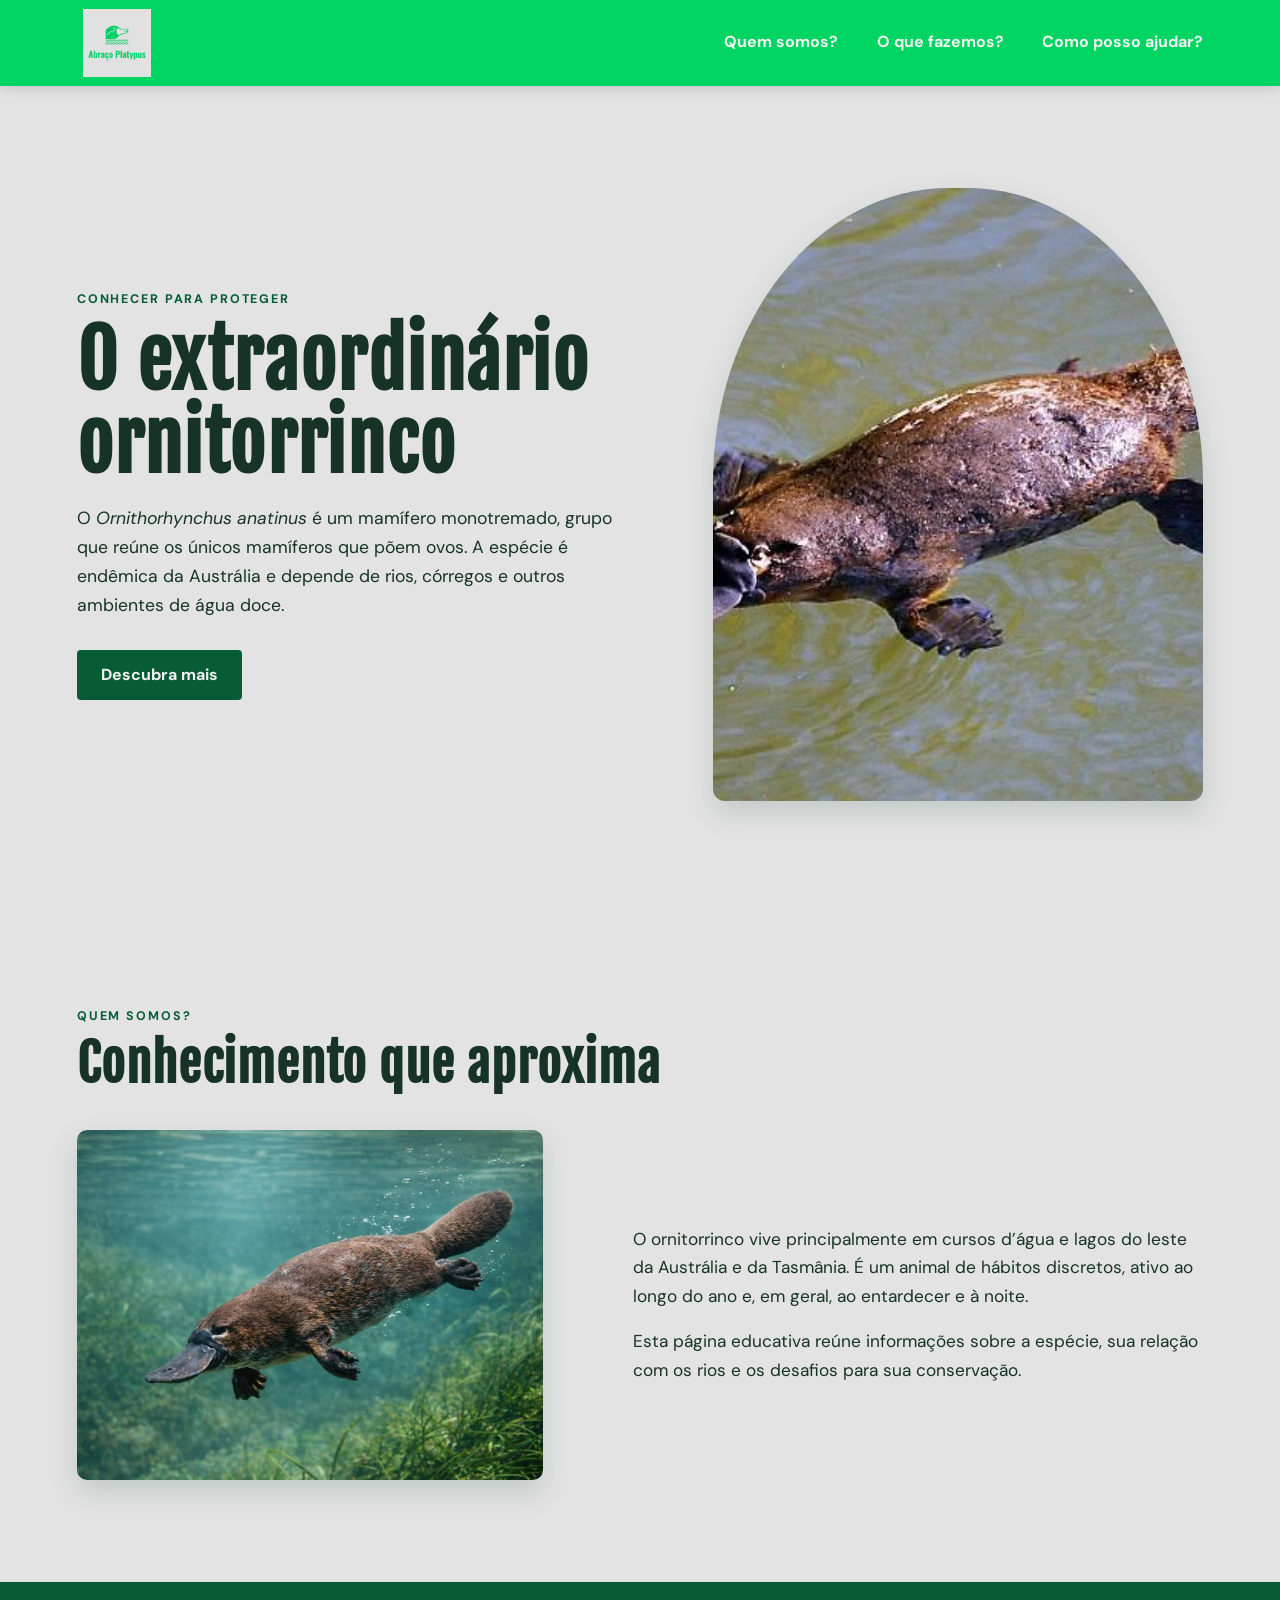
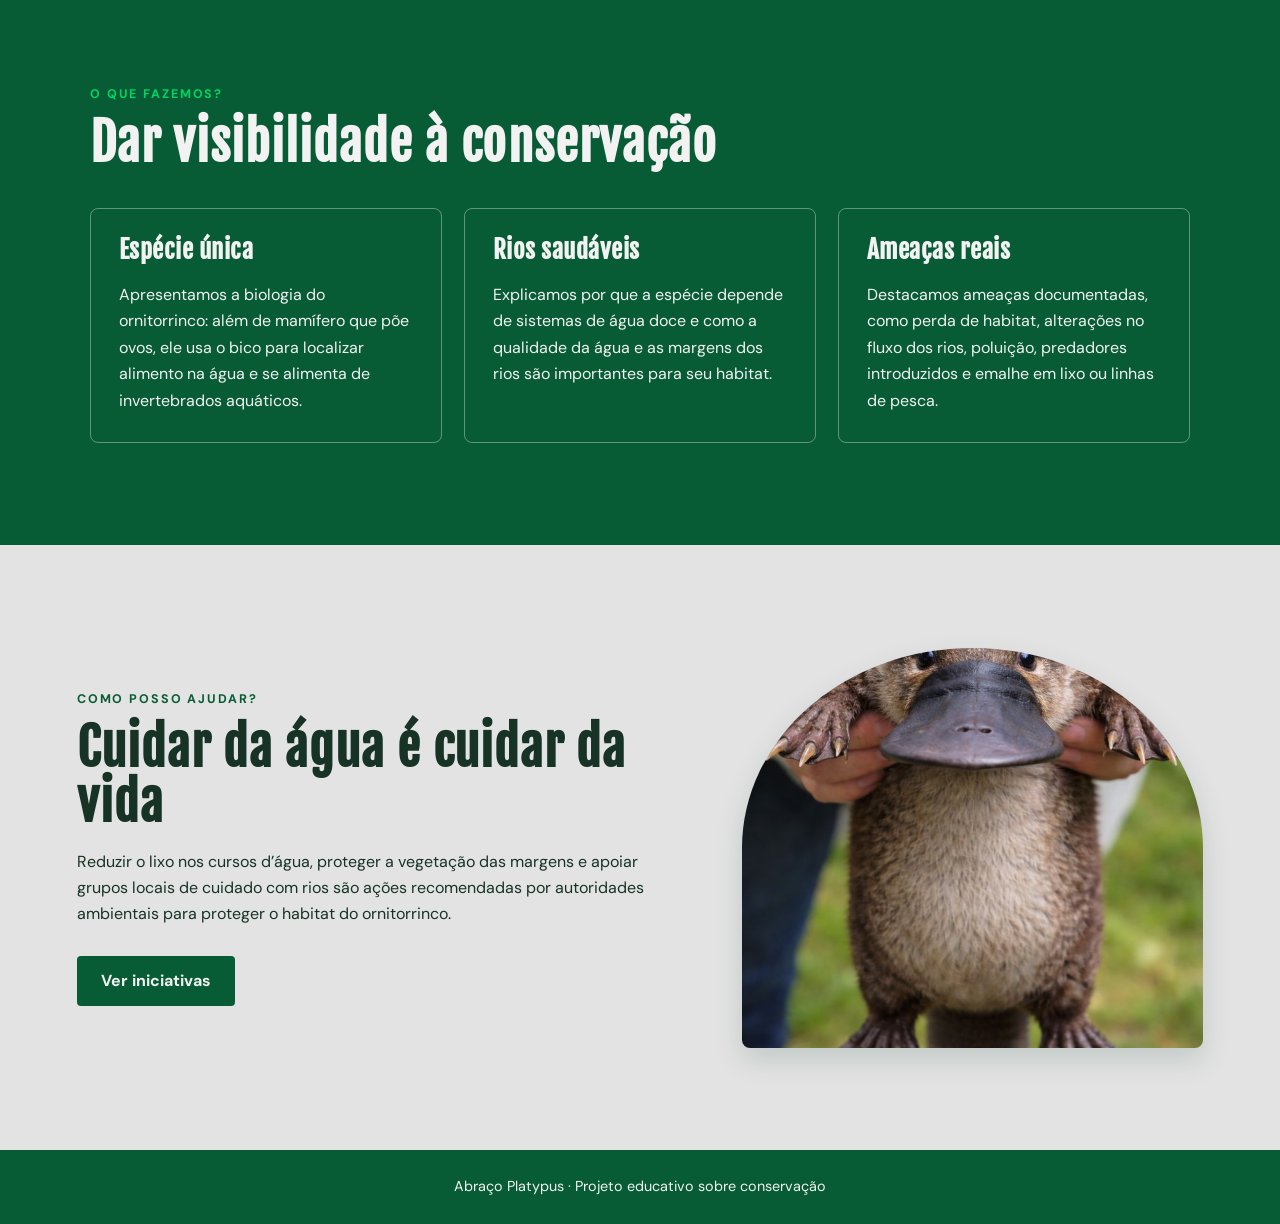
<file: docs/index.html>
<!DOCTYPE html>
<html lang="pt-BR">
  <head>
    <meta charset="UTF-8" />
    <meta name="viewport" content="width=device-width, initial-scale=1.0" />
    <meta name="description" content="Abraço Platypus: informação e conscientização sobre o ornitorrinco." />
    <title>Abraço Platypus | Conservação e conhecimento</title>
    <link rel="stylesheet" href="css/style.css" />
  </head>
  <body>
    <header class="topo">
      <a class="marca" href="#inicio" aria-label="Abraço Platypus — início">
        <img src="imagens/logo.png" alt="Logo Abraço Platypus com desenho de ornitorrinco" />
      </a>
      <nav aria-label="Menu principal">
        <a href="#quem-somos">Quem somos?</a>
        <a href="#o-que-fazemos">O que fazemos?</a>
        <a href="#como-ajudar">Como posso ajudar?</a>
      </nav>
    </header>

    <main id="inicio">
      <section class="hero" aria-labelledby="titulo-principal">
        <div class="hero__texto">
          <p class="sobretitulo">CONHECER PARA PROTEGER</p>
          <h1 id="titulo-principal">O extraordinário ornitorrinco</h1>
          <p>O <em>Ornithorhynchus anatinus</em> é um mamífero monotremado, grupo que reúne os únicos mamíferos que põem ovos. A espécie é endêmica da Austrália e depende de rios, córregos e outros ambientes de água doce.</p>
          <a class="botao" href="#quem-somos">Descubra mais</a>
        </div>
        <img class="hero__imagem" src="imagens/imagem1.jpeg" alt="Ornitorrinco nadando na superfície da água" />
      </section>

      <section class="secao" id="quem-somos" aria-labelledby="titulo-quem-somos">
        <div class="secao__cabecalho">
          <p class="sobretitulo">QUEM SOMOS?</p>
          <h2 id="titulo-quem-somos">Conhecimento que aproxima</h2>
        </div>
        <div class="duas-colunas">
          <img src="imagens/imagem2.jpeg" alt="Ornitorrinco nadando em ambiente de água doce" />
          <div>
            <p>O ornitorrinco vive principalmente em cursos d’água e lagos do leste da Austrália e da Tasmânia. É um animal de hábitos discretos, ativo ao longo do ano e, em geral, ao entardecer e à noite.</p>
            <p>Esta página educativa reúne informações sobre a espécie, sua relação com os rios e os desafios para sua conservação.</p>
          </div>
        </div>
      </section>

      <section class="secao secao--escura" id="o-que-fazemos" aria-labelledby="titulo-o-que-fazemos">
        <div class="secao__cabecalho">
          <p class="sobretitulo">O QUE FAZEMOS?</p>
          <h2 id="titulo-o-que-fazemos">Dar visibilidade à conservação</h2>
        </div>
        <div class="cartoes-info">
          <article>
            <h3>Espécie única</h3>
            <p>Apresentamos a biologia do ornitorrinco: além de mamífero que põe ovos, ele usa o bico para localizar alimento na água e se alimenta de invertebrados aquáticos.</p>
          </article>
          <article>
            <h3>Rios saudáveis</h3>
            <p>Explicamos por que a espécie depende de sistemas de água doce e como a qualidade da água e as margens dos rios são importantes para seu habitat.</p>
          </article>
          <article>
            <h3>Ameaças reais</h3>
            <p>Destacamos ameaças documentadas, como perda de habitat, alterações no fluxo dos rios, poluição, predadores introduzidos e emalhe em lixo ou linhas de pesca.</p>
          </article>
        </div>
      </section>

      <section class="secao ajuda" id="como-ajudar" aria-labelledby="titulo-ajudar">
        <div>
          <p class="sobretitulo">COMO POSSO AJUDAR?</p>
          <h2 id="titulo-ajudar">Cuidar da água é cuidar da vida</h2>
          <p>Reduzir o lixo nos cursos d’água, proteger a vegetação das margens e apoiar grupos locais de cuidado com rios são ações recomendadas por autoridades ambientais para proteger o habitat do ornitorrinco.</p>
          <a class="botao" href="portfolio.html">Ver iniciativas</a>
        </div>
        <img src="imagens/imagem3.jpeg" alt="Ornitorrinco sendo cuidadosamente segurado por pesquisador" />
      </section>

    </main>

    <footer>Abraço Platypus · Projeto educativo sobre conservação</footer>
  </body>
</html>
</file>
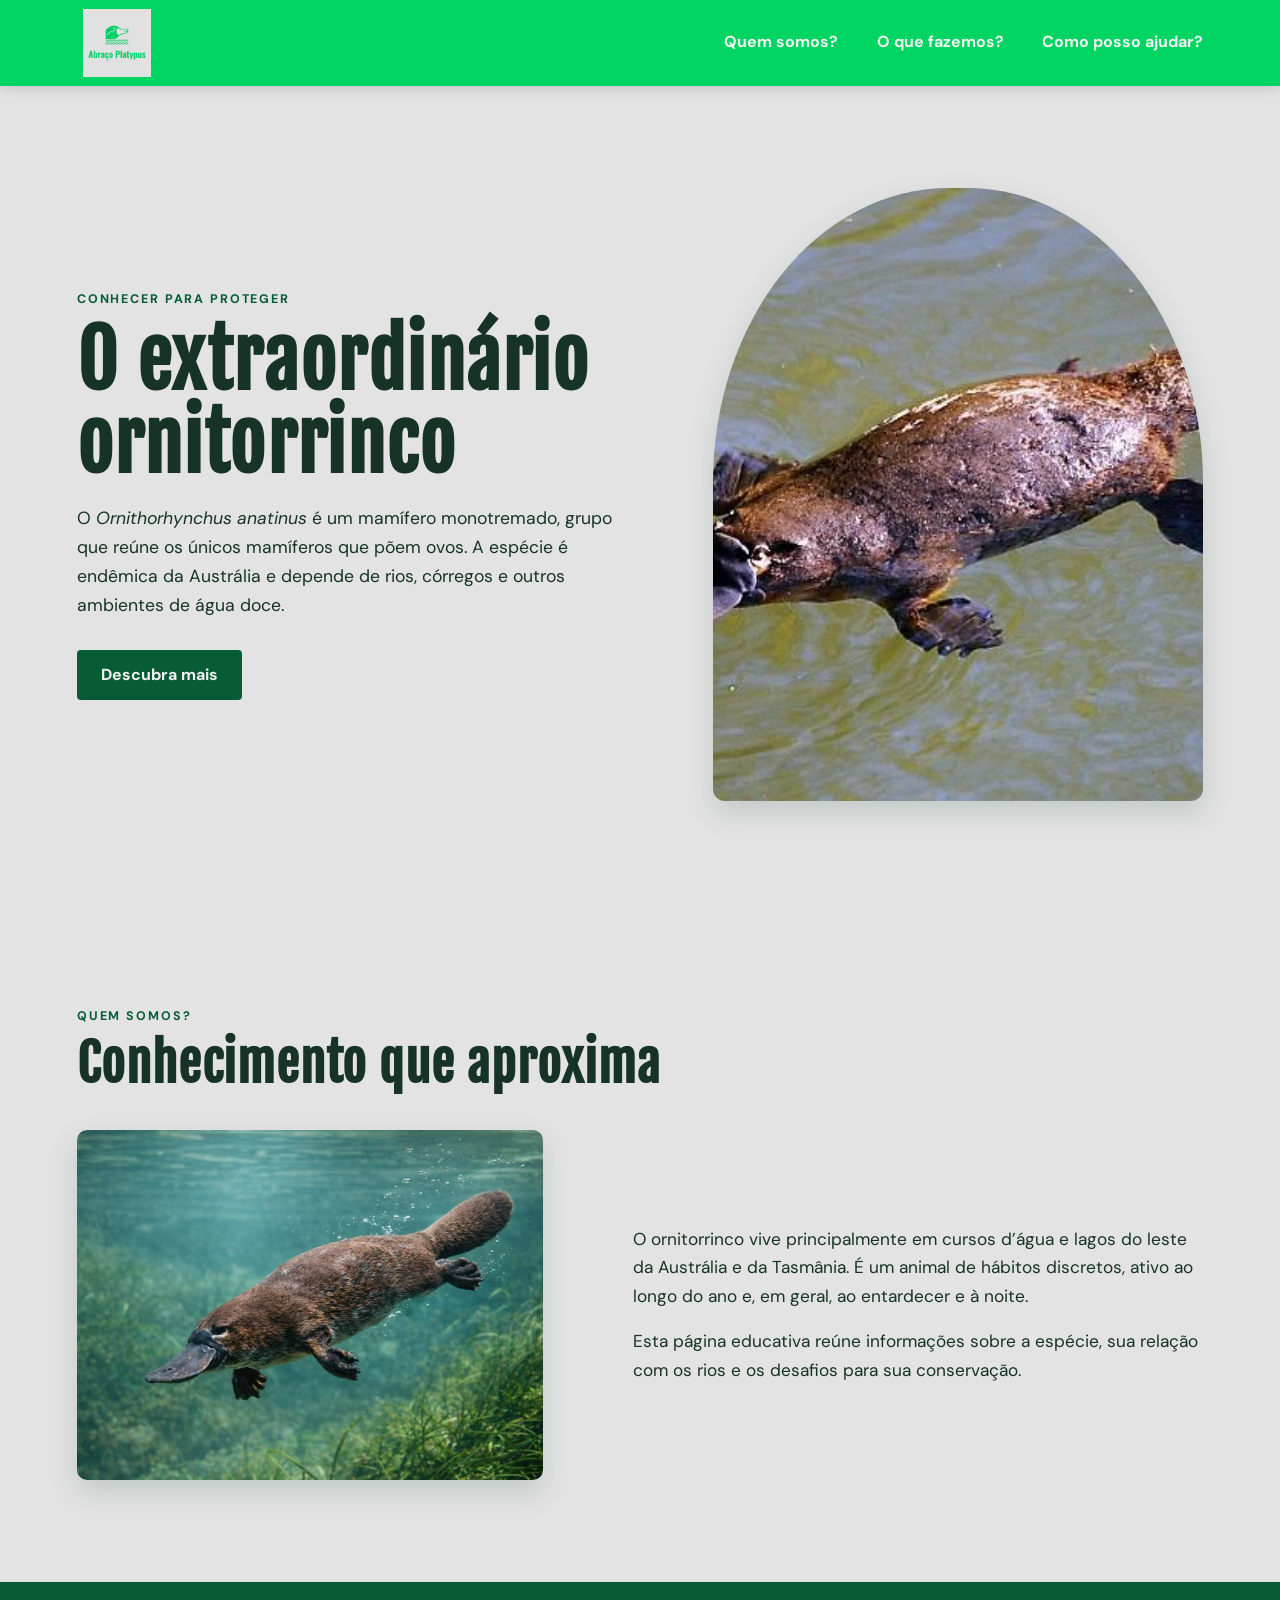
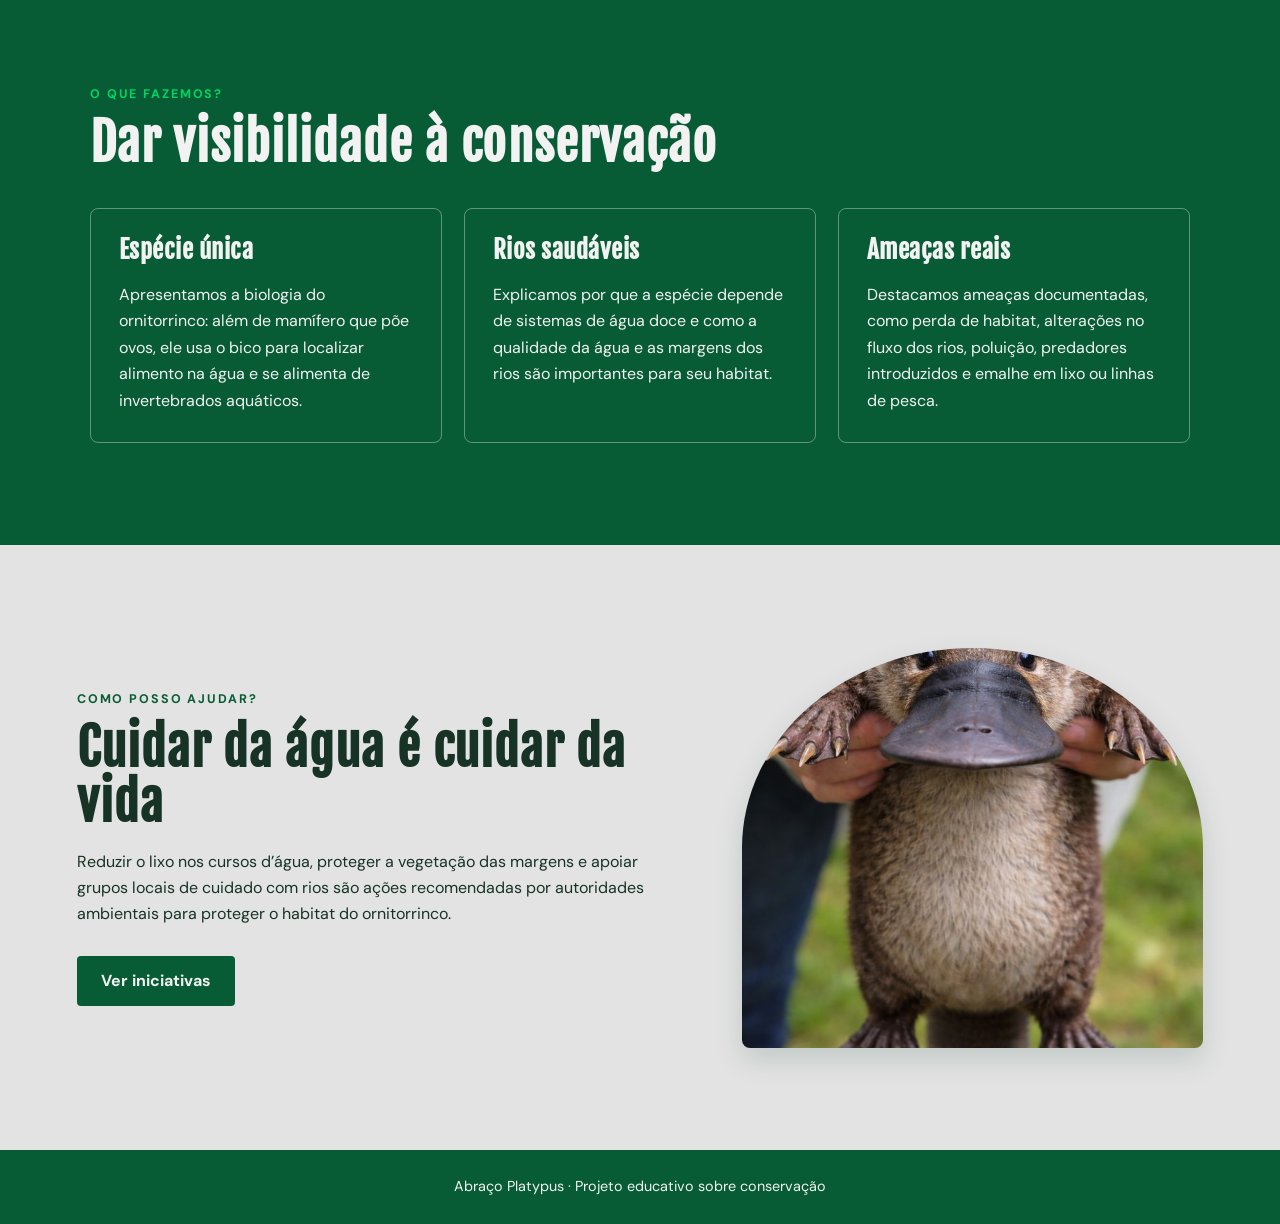
<file: html/index.html>
<!DOCTYPE html>
<html lang="pt-BR">
  <head>
    <meta charset="UTF-8" />
    <meta name="viewport" content="width=device-width, initial-scale=1.0" />
    <meta name="description" content="Abraço Platypus: informação e conscientização sobre o ornitorrinco." />
    <title>Abraço Platypus | Conservação e conhecimento</title>
    <link rel="stylesheet" href="../css/style.css" />
  </head>
  <body>
    <header class="topo">
      <a class="marca" href="#inicio" aria-label="Abraço Platypus — início">
        <img src="../imagens/logo.png" alt="Logo Abraço Platypus com desenho de ornitorrinco" />
      </a>
      <nav aria-label="Menu principal">
        <a href="#quem-somos">Quem somos?</a>
        <a href="#o-que-fazemos">O que fazemos?</a>
        <a href="#como-ajudar">Como posso ajudar?</a>
      </nav>
    </header>

    <main id="inicio">
      <section class="hero" aria-labelledby="titulo-principal">
        <div class="hero__texto">
          <p class="sobretitulo">CONHECER PARA PROTEGER</p>
          <h1 id="titulo-principal">O extraordinário ornitorrinco</h1>
          <p>O <em>Ornithorhynchus anatinus</em> é um mamífero monotremado, grupo que reúne os únicos mamíferos que põem ovos. A espécie é endêmica da Austrália e depende de rios, córregos e outros ambientes de água doce.</p>
          <a class="botao" href="#quem-somos">Descubra mais</a>
        </div>
        <img class="hero__imagem" src="../imagens/imagem1.jpeg" alt="Ornitorrinco nadando na superfície da água" />
      </section>

      <section class="secao" id="quem-somos" aria-labelledby="titulo-quem-somos">
        <div class="secao__cabecalho">
          <p class="sobretitulo">QUEM SOMOS?</p>
          <h2 id="titulo-quem-somos">Conhecimento que aproxima</h2>
        </div>
        <div class="duas-colunas">
          <img src="../imagens/imagem2.jpeg" alt="Ornitorrinco nadando em ambiente de água doce" />
          <div>
            <p>O ornitorrinco vive principalmente em cursos d’água e lagos do leste da Austrália e da Tasmânia. É um animal de hábitos discretos, ativo ao longo do ano e, em geral, ao entardecer e à noite.</p>
            <p>Esta página educativa reúne informações sobre a espécie, sua relação com os rios e os desafios para sua conservação.</p>
          </div>
        </div>
      </section>

      <section class="secao secao--escura" id="o-que-fazemos" aria-labelledby="titulo-o-que-fazemos">
        <div class="secao__cabecalho">
          <p class="sobretitulo">O QUE FAZEMOS?</p>
          <h2 id="titulo-o-que-fazemos">Dar visibilidade à conservação</h2>
        </div>
        <div class="cartoes-info">
          <article>
            <h3>Espécie única</h3>
            <p>Apresentamos a biologia do ornitorrinco: além de mamífero que põe ovos, ele usa o bico para localizar alimento na água e se alimenta de invertebrados aquáticos.</p>
          </article>
          <article>
            <h3>Rios saudáveis</h3>
            <p>Explicamos por que a espécie depende de sistemas de água doce e como a qualidade da água e as margens dos rios são importantes para seu habitat.</p>
          </article>
          <article>
            <h3>Ameaças reais</h3>
            <p>Destacamos ameaças documentadas, como perda de habitat, alterações no fluxo dos rios, poluição, predadores introduzidos e emalhe em lixo ou linhas de pesca.</p>
          </article>
        </div>
      </section>

      <section class="secao ajuda" id="como-ajudar" aria-labelledby="titulo-ajudar">
        <div>
          <p class="sobretitulo">COMO POSSO AJUDAR?</p>
          <h2 id="titulo-ajudar">Cuidar da água é cuidar da vida</h2>
          <p>Reduzir o lixo nos cursos d’água, proteger a vegetação das margens e apoiar grupos locais de cuidado com rios são ações recomendadas por autoridades ambientais para proteger o habitat do ornitorrinco.</p>
          <a class="botao" href="portfolio.html">Ver iniciativas</a>
        </div>
        <img src="../imagens/imagem3.jpeg" alt="Ornitorrinco sendo cuidadosamente segurado por pesquisador" />
      </section>

    </main>

    <footer>Abraço Platypus · Projeto educativo sobre conservação</footer>
  </body>
</html>
</file>
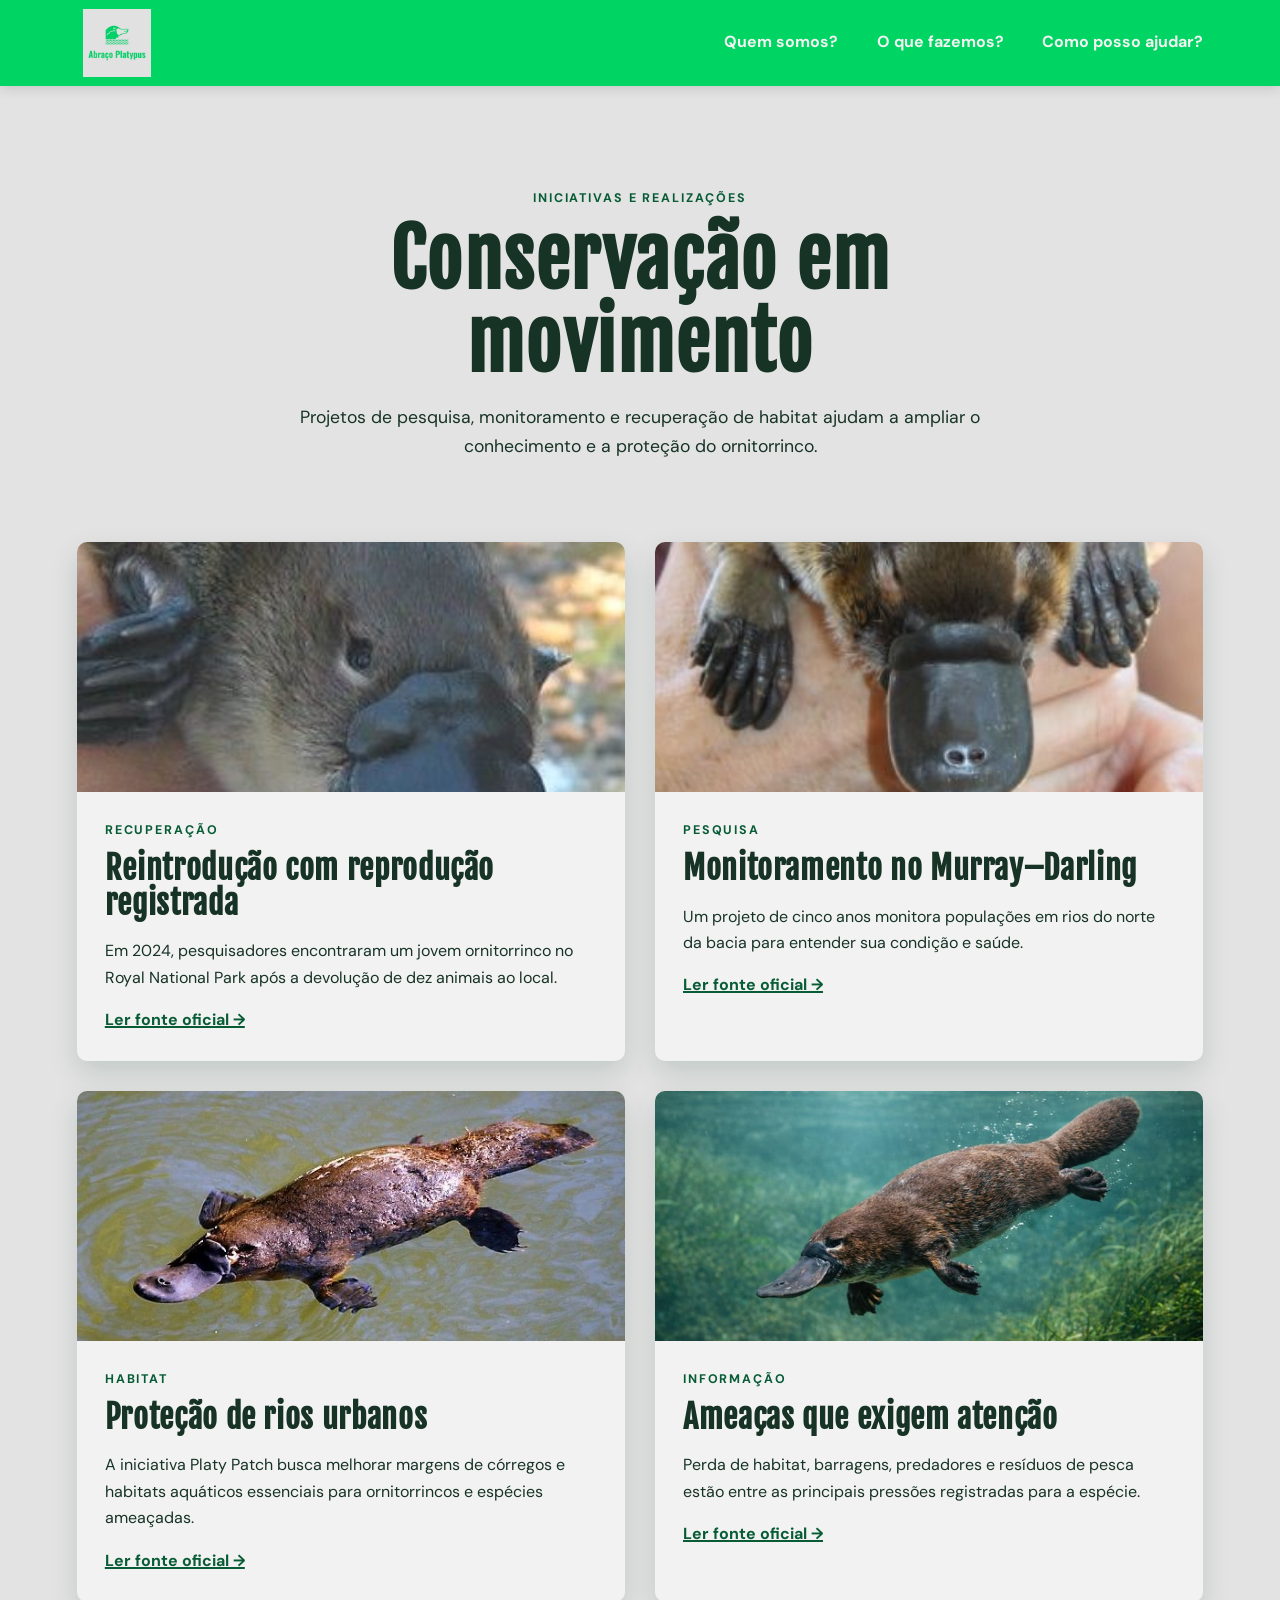
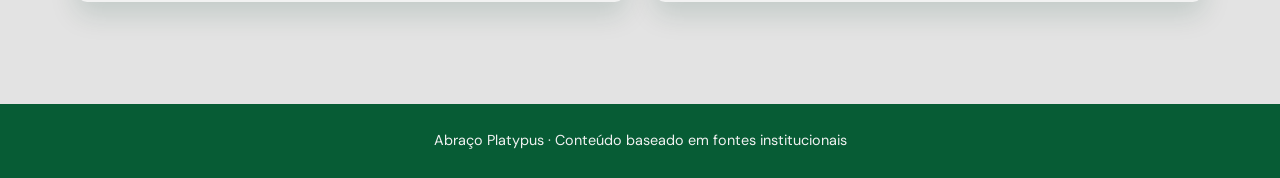
<file: docs/portfolio.html>
<!DOCTYPE html>
<html lang="pt-BR">
  <head>
    <meta charset="UTF-8" />
    <meta name="viewport" content="width=device-width, initial-scale=1.0" />
    <meta name="description" content="Iniciativas e notícias sobre a conservação do ornitorrinco." />
    <title>Iniciativas | Abraço Platypus</title>
    <link rel="stylesheet" href="css/style.css" />
  </head>
  <body>
    <header class="topo">
      <a class="marca" href="index.html" aria-label="Abraço Platypus — início"><img src="imagens/logo.png" alt="Logo Abraço Platypus com desenho de ornitorrinco" /></a>
      <nav aria-label="Menu principal">
        <a href="index.html#quem-somos">Quem somos?</a>
        <a href="index.html#o-que-fazemos">O que fazemos?</a>
        <a href="index.html#como-ajudar">Como posso ajudar?</a>
      </nav>
    </header>

    <main>
      <section class="portfolio-intro" aria-labelledby="titulo-portfolio">
        <p class="sobretitulo">INICIATIVAS E REALIZAÇÕES</p>
        <h1 id="titulo-portfolio">Conservação em movimento</h1>
        <p>Projetos de pesquisa, monitoramento e recuperação de habitat ajudam a ampliar o conhecimento e a proteção do ornitorrinco.</p>
      </section>

      <section class="grade-portfolio" aria-label="Notícias e iniciativas de conservação">
        <article class="card-portfolio">
          <img src="imagens/imagem4.jpeg" alt="Filhote de ornitorrinco em atendimento" />
          <div><p class="tag">RECUPERAÇÃO</p><h2>Reintrodução com reprodução registrada</h2><p>Em 2024, pesquisadores encontraram um jovem ornitorrinco no Royal National Park após a devolução de dez animais ao local.</p><a href="https://www.environment.nsw.gov.au/news/first-platypus-translocation-in-nsw-results-in-breeding-success" target="_blank" rel="noopener noreferrer">Ler fonte oficial →</a></div>
        </article>
        <article class="card-portfolio">
          <img src="imagens/imagem5.jpeg" alt="Filhote de ornitorrinco sendo apoiado por mãos humanas" />
          <div><p class="tag">PESQUISA</p><h2>Monitoramento no Murray–Darling</h2><p>Um projeto de cinco anos monitora populações em rios do norte da bacia para entender sua condição e saúde.</p><a href="https://www.dcceew.gov.au/cewh/resources-media/news/water-environment-key-support-platypus-populations" target="_blank" rel="noopener noreferrer">Ler fonte oficial →</a></div>
        </article>
        <article class="card-portfolio">
          <img src="imagens/imagem1.jpeg" alt="Ornitorrinco nadando em um rio" />
          <div><p class="tag">HABITAT</p><h2>Proteção de rios urbanos</h2><p>A iniciativa Platy Patch busca melhorar margens de córregos e habitats aquáticos essenciais para ornitorrincos e espécies ameaçadas.</p><a href="https://www.dcceew.gov.au/environment/biodiversity/conservation/urban-rivers-catchments-program" target="_blank" rel="noopener noreferrer">Ler fonte oficial →</a></div>
        </article>
        <article class="card-portfolio">
          <img src="imagens/imagem2.jpeg" alt="Ornitorrinco nadando sob a água" />
          <div><p class="tag">INFORMAÇÃO</p><h2>Ameaças que exigem atenção</h2><p>Perda de habitat, barragens, predadores e resíduos de pesca estão entre as principais pressões registradas para a espécie.</p><a href="https://www.environment.nsw.gov.au/topics/animals-and-plants/native-animals/native-animal-facts/land-mammals/platypus" target="_blank" rel="noopener noreferrer">Ler fonte oficial →</a></div>
        </article>
      </section>
    </main>
    <footer>Abraço Platypus · Conteúdo baseado em fontes institucionais</footer>
  </body>
</html>
</file>
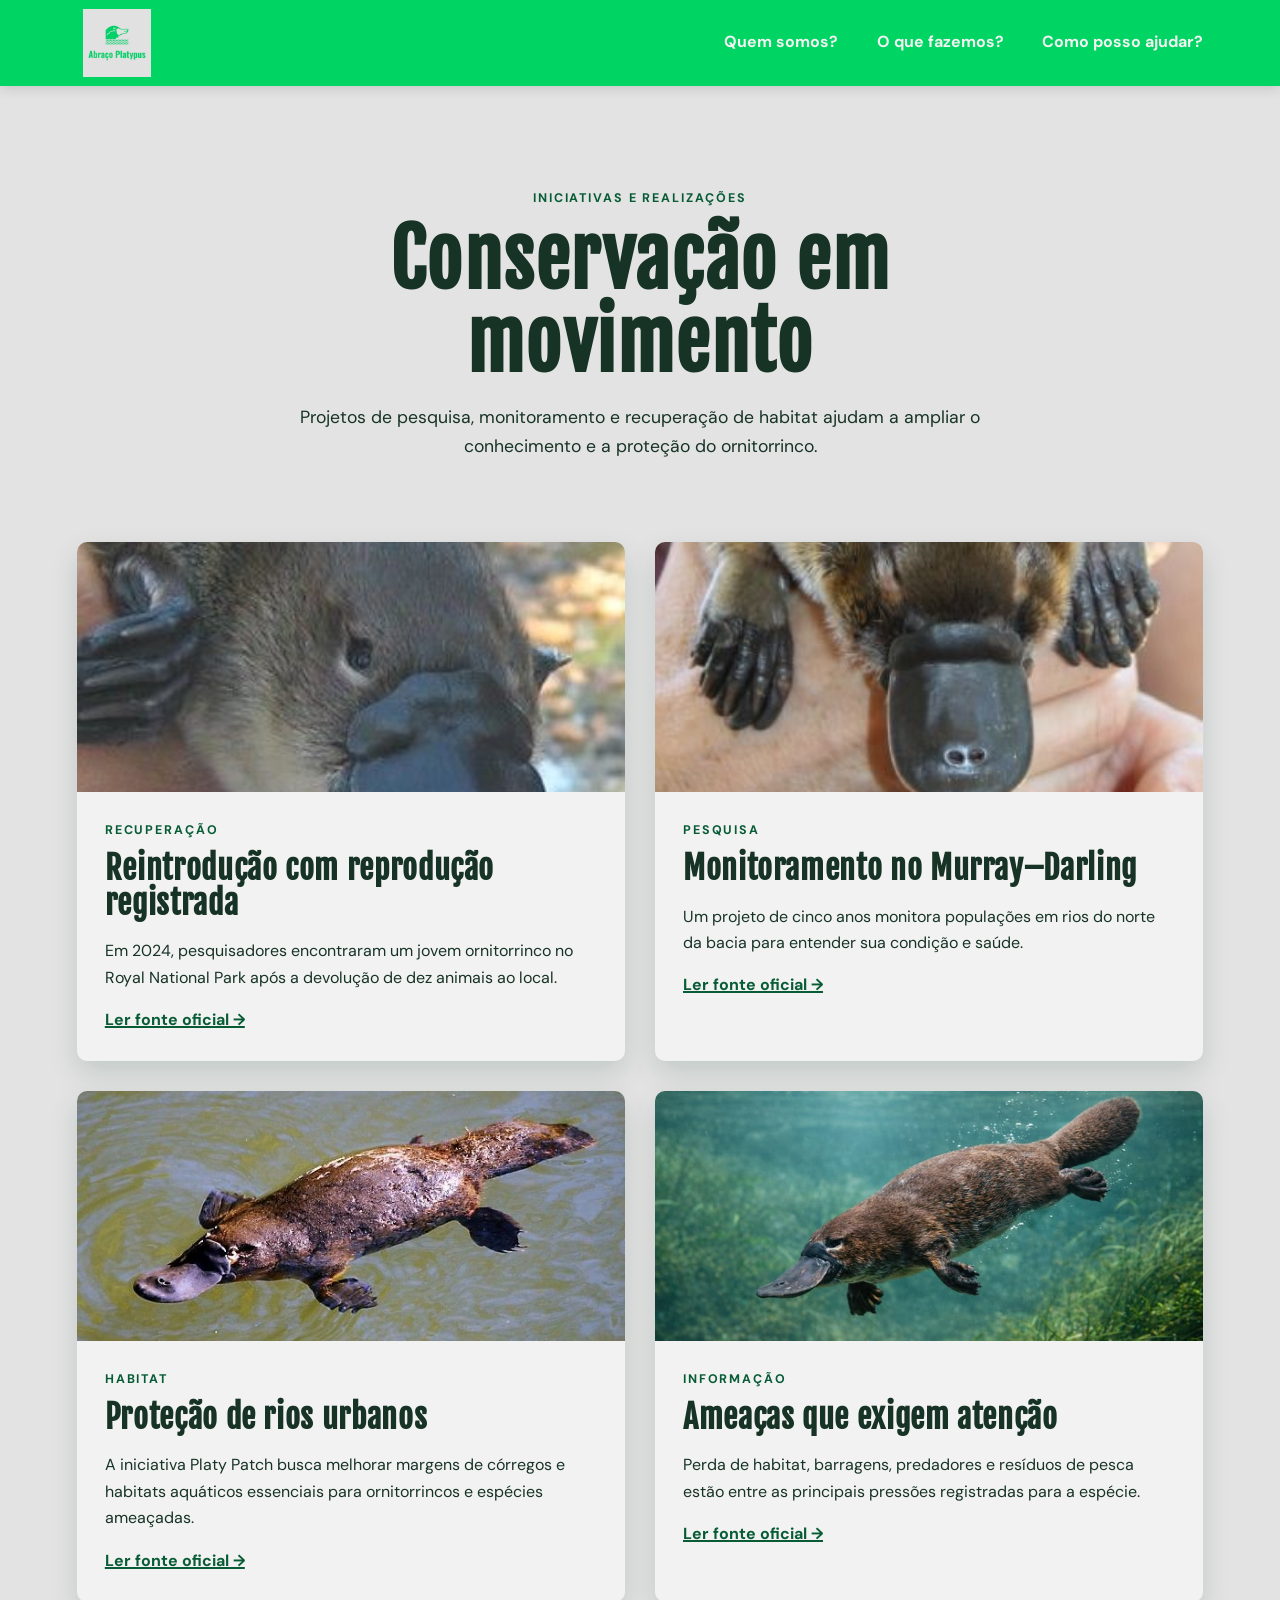
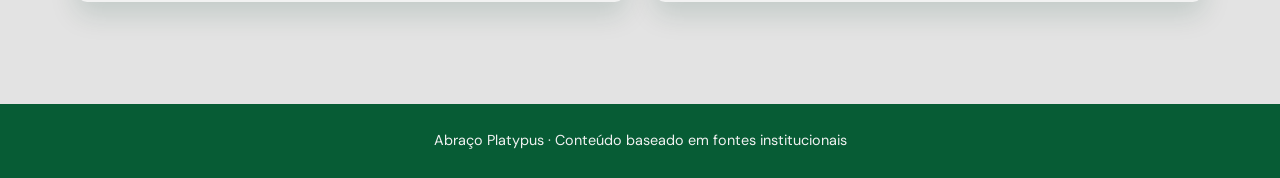
<file: html/portfolio.html>
<!DOCTYPE html>
<html lang="pt-BR">
  <head>
    <meta charset="UTF-8" />
    <meta name="viewport" content="width=device-width, initial-scale=1.0" />
    <meta name="description" content="Iniciativas e notícias sobre a conservação do ornitorrinco." />
    <title>Iniciativas | Abraço Platypus</title>
    <link rel="stylesheet" href="../css/style.css" />
  </head>
  <body>
    <header class="topo">
      <a class="marca" href="index.html" aria-label="Abraço Platypus — início"><img src="../imagens/logo.png" alt="Logo Abraço Platypus com desenho de ornitorrinco" /></a>
      <nav aria-label="Menu principal">
        <a href="index.html#quem-somos">Quem somos?</a>
        <a href="index.html#o-que-fazemos">O que fazemos?</a>
        <a href="index.html#como-ajudar">Como posso ajudar?</a>
      </nav>
    </header>

    <main>
      <section class="portfolio-intro" aria-labelledby="titulo-portfolio">
        <p class="sobretitulo">INICIATIVAS E REALIZAÇÕES</p>
        <h1 id="titulo-portfolio">Conservação em movimento</h1>
        <p>Projetos de pesquisa, monitoramento e recuperação de habitat ajudam a ampliar o conhecimento e a proteção do ornitorrinco.</p>
      </section>

      <section class="grade-portfolio" aria-label="Notícias e iniciativas de conservação">
        <article class="card-portfolio">
          <img src="../imagens/imagem4.jpeg" alt="Filhote de ornitorrinco em atendimento" />
          <div><p class="tag">RECUPERAÇÃO</p><h2>Reintrodução com reprodução registrada</h2><p>Em 2024, pesquisadores encontraram um jovem ornitorrinco no Royal National Park após a devolução de dez animais ao local.</p><a href="https://www.environment.nsw.gov.au/news/first-platypus-translocation-in-nsw-results-in-breeding-success" target="_blank" rel="noopener noreferrer">Ler fonte oficial →</a></div>
        </article>
        <article class="card-portfolio">
          <img src="../imagens/imagem5.jpeg" alt="Filhote de ornitorrinco sendo apoiado por mãos humanas" />
          <div><p class="tag">PESQUISA</p><h2>Monitoramento no Murray–Darling</h2><p>Um projeto de cinco anos monitora populações em rios do norte da bacia para entender sua condição e saúde.</p><a href="https://www.dcceew.gov.au/cewh/resources-media/news/water-environment-key-support-platypus-populations" target="_blank" rel="noopener noreferrer">Ler fonte oficial →</a></div>
        </article>
        <article class="card-portfolio">
          <img src="../imagens/imagem1.jpeg" alt="Ornitorrinco nadando em um rio" />
          <div><p class="tag">HABITAT</p><h2>Proteção de rios urbanos</h2><p>A iniciativa Platy Patch busca melhorar margens de córregos e habitats aquáticos essenciais para ornitorrincos e espécies ameaçadas.</p><a href="https://www.dcceew.gov.au/environment/biodiversity/conservation/urban-rivers-catchments-program" target="_blank" rel="noopener noreferrer">Ler fonte oficial →</a></div>
        </article>
        <article class="card-portfolio">
          <img src="../imagens/imagem2.jpeg" alt="Ornitorrinco nadando sob a água" />
          <div><p class="tag">INFORMAÇÃO</p><h2>Ameaças que exigem atenção</h2><p>Perda de habitat, barragens, predadores e resíduos de pesca estão entre as principais pressões registradas para a espécie.</p><a href="https://www.environment.nsw.gov.au/topics/animals-and-plants/native-animals/native-animal-facts/land-mammals/platypus" target="_blank" rel="noopener noreferrer">Ler fonte oficial →</a></div>
        </article>
      </section>
    </main>
    <footer>Abraço Platypus · Conteúdo baseado em fontes institucionais</footer>
  </body>
</html>
</file>
<file: docs/css/style.css>
@import url("https://fonts.googleapis.com/css2?family=DM+Sans:wght@400;500;700&family=Fjalla+One&display=swap");

:root {
  --verde: #00d462;
  --verde-escuro: #075c35;
  --gelo: #f2f2f2;
  --cinza: #e3e3e3;
  --texto: #173326;
  --sombra: 0 12px 28px rgba(8, 61, 38, 0.15);
}
* {
  box-sizing: border-box;
}
html {
  scroll-behavior: smooth;
}
body {
  margin: 0;
  background: var(--cinza);
  color: var(--texto);
  font-family: "DM Sans", Arial, sans-serif;
  line-height: 1.65;
}
img {
  display: block;
  max-width: 100%;
}
.topo {
  min-height: 86px;
  padding: 8px clamp(22px, 6vw, 90px);
  background: var(--verde);
  display: flex;
  align-items: center;
  justify-content: space-between;
  gap: 32px;
  position: sticky;
  top: 0;
  z-index: 5;
  box-shadow: 0 2px 12px rgba(0, 0, 0, 0.14);
}
.marca img {
  width: 80px;
  height: 68px;
  object-fit: contain;
}
nav {
  display: flex;
  gap: clamp(14px, 3vw, 42px);
}
nav a {
  color: var(--gelo);
  font-weight: 700;
  text-decoration: none;
  padding: 7px 0;
  border-bottom: 2px solid transparent;
}
nav a:hover,
nav a:focus-visible {
  border-color: var(--gelo);
}
h1,
h2,
h3 {
  font-family: "Fjalla One", Impact, sans-serif;
  letter-spacing: 0.02em;
  line-height: 1.08;
  margin: 0 0 18px;
}
h1 {
  font-size: clamp(2.8rem, 6vw, 5.5rem);
}
h2 {
  font-size: clamp(2rem, 4vw, 3.25rem);
}
h3 {
  font-size: 1.55rem;
}
.sobretitulo,
.tag {
  color: var(--verde-escuro);
  font-size: 0.78rem;
  font-weight: 700;
  letter-spacing: 0.15em;
  margin: 0 0 10px;
}
.hero {
  max-width: 1280px;
  min-height: 540px;
  margin: 0 auto;
  padding: clamp(48px, 8vw, 110px) clamp(22px, 6vw, 90px);
  display: grid;
  grid-template-columns: 1.05fr 0.95fr;
  align-items: center;
  gap: clamp(32px, 7vw, 100px);
}
.hero__texto p:not(.sobretitulo) {
  max-width: 600px;
  font-size: 1.1rem;
}
.hero__imagem {
  width: min(100%, 490px);
  aspect-ratio: 4 / 5;
  object-fit: cover;
  border-radius: 48% 48% 12px 12px;
  box-shadow: var(--sombra);
  justify-self: end;
}
.botao {
  display: inline-block;
  margin-top: 12px;
  padding: 12px 24px;
  background: var(--verde-escuro);
  color: var(--gelo);
  border-radius: 4px;
  font-weight: 700;
  text-decoration: none;
  transition:
    transform 0.2s,
    background 0.2s;
}
.botao:hover {
  background: #043d24;
  transform: translateY(-2px);
}
.secao,
.fontes,
.portfolio-intro,
.grade-portfolio {
  max-width: 1280px;
  margin: 0 auto;
  padding: clamp(58px, 8vw, 105px) clamp(22px, 6vw, 90px);
}
.secao__cabecalho {
  max-width: 680px;
  margin-bottom: 38px;
}
.duas-colunas {
  display: grid;
  grid-template-columns: 0.9fr 1.1fr;
  align-items: center;
  gap: clamp(32px, 7vw, 90px);
}
.duas-colunas img {
  width: 100%;
  height: 350px;
  object-fit: cover;
  border-radius: 10px;
  box-shadow: var(--sombra);
}
.duas-colunas p {
  font-size: 1.08rem;
}
.secao--escura {
  max-width: none;
  background: var(--verde-escuro);
  color: var(--gelo);
}
.secao--escura > * {
  max-width: 1100px;
  margin-left: auto;
  margin-right: auto;
}
.secao--escura .sobretitulo {
  color: var(--verde);
}
.cartoes-info {
  display: grid;
  grid-template-columns: repeat(3, 1fr);
  gap: 22px;
}
.cartoes-info article {
  padding: 28px;
  border: 1px solid rgba(242, 242, 242, 0.38);
  border-radius: 8px;
}
.cartoes-info p {
  margin-bottom: 0;
}
.ajuda {
  display: grid;
  grid-template-columns: 1fr 0.8fr;
  align-items: center;
  gap: clamp(30px, 7vw, 90px);
}
.ajuda img {
  width: 100%;
  max-height: 400px;
  object-fit: cover;
  border-radius: 50% 50% 8px 8px;
  box-shadow: var(--sombra);
}
.fontes {
  padding-top: 20px;
  font-size: 0.9rem;
  border-top: 1px solid #b8b8b8;
}
.fontes h2 {
  font-family: "DM Sans", Arial, sans-serif;
  font-size: 1.15rem;
}
.fontes a,
.card-portfolio a {
  color: var(--verde-escuro);
  font-weight: 700;
}
footer {
  padding: 25px;
  background: var(--verde-escuro);
  color: var(--gelo);
  text-align: center;
  font-size: 0.9rem;
}
.portfolio-intro {
  padding-bottom: 38px;
  max-width: 900px;
  text-align: center;
}
.portfolio-intro p:last-child {
  font-size: 1.1rem;
}
.grade-portfolio {
  padding-top: 26px;
  display: grid;
  grid-template-columns: repeat(2, minmax(0, 1fr));
  gap: 30px;
}
.card-portfolio {
  overflow: hidden;
  background: var(--gelo);
  border-radius: 10px;
  box-shadow: var(--sombra);
}
.card-portfolio img {
  width: 100%;
  height: 250px;
  object-fit: cover;
}
.card-portfolio div {
  padding: 28px;
}
.card-portfolio h2 {
  font-size: 2rem;
}
.card-portfolio p {
  margin-top: 0;
}
.card-portfolio a {
  text-decoration-thickness: 2px;
}
@media (max-width: 700px) {
  .topo {
    min-height: auto;
    padding: 10px 18px;
    flex-wrap: wrap;
    justify-content: center;
    gap: 4px 20px;
  }
  .marca img {
    width: 65px;
    height: 52px;
  }
  nav {
    width: 100%;
    justify-content: space-between;
    gap: 8px;
  }
  nav a {
    font-size: 0.78rem;
  }
  .hero,
  .duas-colunas,
  .ajuda {
    grid-template-columns: 1fr;
  }
  .hero {
    text-align: center;
  }
  .hero__imagem {
    justify-self: center;
    width: min(100%, 380px);
  }
  .cartoes-info,
  .grade-portfolio {
    grid-template-columns: 1fr;
  }
  .duas-colunas img {
    height: 280px;
  }
  .ajuda img {
    max-width: 380px;
  }
  .portfolio-intro {
    text-align: left;
  }
}
</file>
<file: css/style.css>
@import url("https://fonts.googleapis.com/css2?family=DM+Sans:wght@400;500;700&family=Fjalla+One&display=swap");

:root {
  --verde: #00d462;
  --verde-escuro: #075c35;
  --gelo: #f2f2f2;
  --cinza: #e3e3e3;
  --texto: #173326;
  --sombra: 0 12px 28px rgba(8, 61, 38, 0.15);
}
* {
  box-sizing: border-box;
}
html {
  scroll-behavior: smooth;
}
body {
  margin: 0;
  background: var(--cinza);
  color: var(--texto);
  font-family: "DM Sans", Arial, sans-serif;
  line-height: 1.65;
}
img {
  display: block;
  max-width: 100%;
}
.topo {
  min-height: 86px;
  padding: 8px clamp(22px, 6vw, 90px);
  background: var(--verde);
  display: flex;
  align-items: center;
  justify-content: space-between;
  gap: 32px;
  position: sticky;
  top: 0;
  z-index: 5;
  box-shadow: 0 2px 12px rgba(0, 0, 0, 0.14);
}
.marca img {
  width: 80px;
  height: 68px;
  object-fit: contain;
}
nav {
  display: flex;
  gap: clamp(14px, 3vw, 42px);
}
nav a {
  color: var(--gelo);
  font-weight: 700;
  text-decoration: none;
  padding: 7px 0;
  border-bottom: 2px solid transparent;
}
nav a:hover,
nav a:focus-visible {
  border-color: var(--gelo);
}
h1,
h2,
h3 {
  font-family: "Fjalla One", Impact, sans-serif;
  letter-spacing: 0.02em;
  line-height: 1.08;
  margin: 0 0 18px;
}
h1 {
  font-size: clamp(2.8rem, 6vw, 5.5rem);
}
h2 {
  font-size: clamp(2rem, 4vw, 3.25rem);
}
h3 {
  font-size: 1.55rem;
}
.sobretitulo,
.tag {
  color: var(--verde-escuro);
  font-size: 0.78rem;
  font-weight: 700;
  letter-spacing: 0.15em;
  margin: 0 0 10px;
}
.hero {
  max-width: 1280px;
  min-height: 540px;
  margin: 0 auto;
  padding: clamp(48px, 8vw, 110px) clamp(22px, 6vw, 90px);
  display: grid;
  grid-template-columns: 1.05fr 0.95fr;
  align-items: center;
  gap: clamp(32px, 7vw, 100px);
}
.hero__texto p:not(.sobretitulo) {
  max-width: 600px;
  font-size: 1.1rem;
}
.hero__imagem {
  width: min(100%, 490px);
  aspect-ratio: 4 / 5;
  object-fit: cover;
  border-radius: 48% 48% 12px 12px;
  box-shadow: var(--sombra);
  justify-self: end;
}
.botao {
  display: inline-block;
  margin-top: 12px;
  padding: 12px 24px;
  background: var(--verde-escuro);
  color: var(--gelo);
  border-radius: 4px;
  font-weight: 700;
  text-decoration: none;
  transition:
    transform 0.2s,
    background 0.2s;
}
.botao:hover {
  background: #043d24;
  transform: translateY(-2px);
}
.secao,
.fontes,
.portfolio-intro,
.grade-portfolio {
  max-width: 1280px;
  margin: 0 auto;
  padding: clamp(58px, 8vw, 105px) clamp(22px, 6vw, 90px);
}
.secao__cabecalho {
  max-width: 680px;
  margin-bottom: 38px;
}
.duas-colunas {
  display: grid;
  grid-template-columns: 0.9fr 1.1fr;
  align-items: center;
  gap: clamp(32px, 7vw, 90px);
}
.duas-colunas img {
  width: 100%;
  height: 350px;
  object-fit: cover;
  border-radius: 10px;
  box-shadow: var(--sombra);
}
.duas-colunas p {
  font-size: 1.08rem;
}
.secao--escura {
  max-width: none;
  background: var(--verde-escuro);
  color: var(--gelo);
}
.secao--escura > * {
  max-width: 1100px;
  margin-left: auto;
  margin-right: auto;
}
.secao--escura .sobretitulo {
  color: var(--verde);
}
.cartoes-info {
  display: grid;
  grid-template-columns: repeat(3, 1fr);
  gap: 22px;
}
.cartoes-info article {
  padding: 28px;
  border: 1px solid rgba(242, 242, 242, 0.38);
  border-radius: 8px;
}
.cartoes-info p {
  margin-bottom: 0;
}
.ajuda {
  display: grid;
  grid-template-columns: 1fr 0.8fr;
  align-items: center;
  gap: clamp(30px, 7vw, 90px);
}
.ajuda img {
  width: 100%;
  max-height: 400px;
  object-fit: cover;
  border-radius: 50% 50% 8px 8px;
  box-shadow: var(--sombra);
}
.fontes {
  padding-top: 20px;
  font-size: 0.9rem;
  border-top: 1px solid #b8b8b8;
}
.fontes h2 {
  font-family: "DM Sans", Arial, sans-serif;
  font-size: 1.15rem;
}
.fontes a,
.card-portfolio a {
  color: var(--verde-escuro);
  font-weight: 700;
}
footer {
  padding: 25px;
  background: var(--verde-escuro);
  color: var(--gelo);
  text-align: center;
  font-size: 0.9rem;
}
.portfolio-intro {
  padding-bottom: 38px;
  max-width: 900px;
  text-align: center;
}
.portfolio-intro p:last-child {
  font-size: 1.1rem;
}
.grade-portfolio {
  padding-top: 26px;
  display: grid;
  grid-template-columns: repeat(2, minmax(0, 1fr));
  gap: 30px;
}
.card-portfolio {
  overflow: hidden;
  background: var(--gelo);
  border-radius: 10px;
  box-shadow: var(--sombra);
}
.card-portfolio img {
  width: 100%;
  height: 250px;
  object-fit: cover;
}
.card-portfolio div {
  padding: 28px;
}
.card-portfolio h2 {
  font-size: 2rem;
}
.card-portfolio p {
  margin-top: 0;
}
.card-portfolio a {
  text-decoration-thickness: 2px;
}
@media (max-width: 700px) {
  .topo {
    min-height: auto;
    padding: 10px 18px;
    flex-wrap: wrap;
    justify-content: center;
    gap: 4px 20px;
  }
  .marca img {
    width: 65px;
    height: 52px;
  }
  nav {
    width: 100%;
    justify-content: space-between;
    gap: 8px;
  }
  nav a {
    font-size: 0.78rem;
  }
  .hero,
  .duas-colunas,
  .ajuda {
    grid-template-columns: 1fr;
  }
  .hero {
    text-align: center;
  }
  .hero__imagem {
    justify-self: center;
    width: min(100%, 380px);
  }
  .cartoes-info,
  .grade-portfolio {
    grid-template-columns: 1fr;
  }
  .duas-colunas img {
    height: 280px;
  }
  .ajuda img {
    max-width: 380px;
  }
  .portfolio-intro {
    text-align: left;
  }
}
</file>
